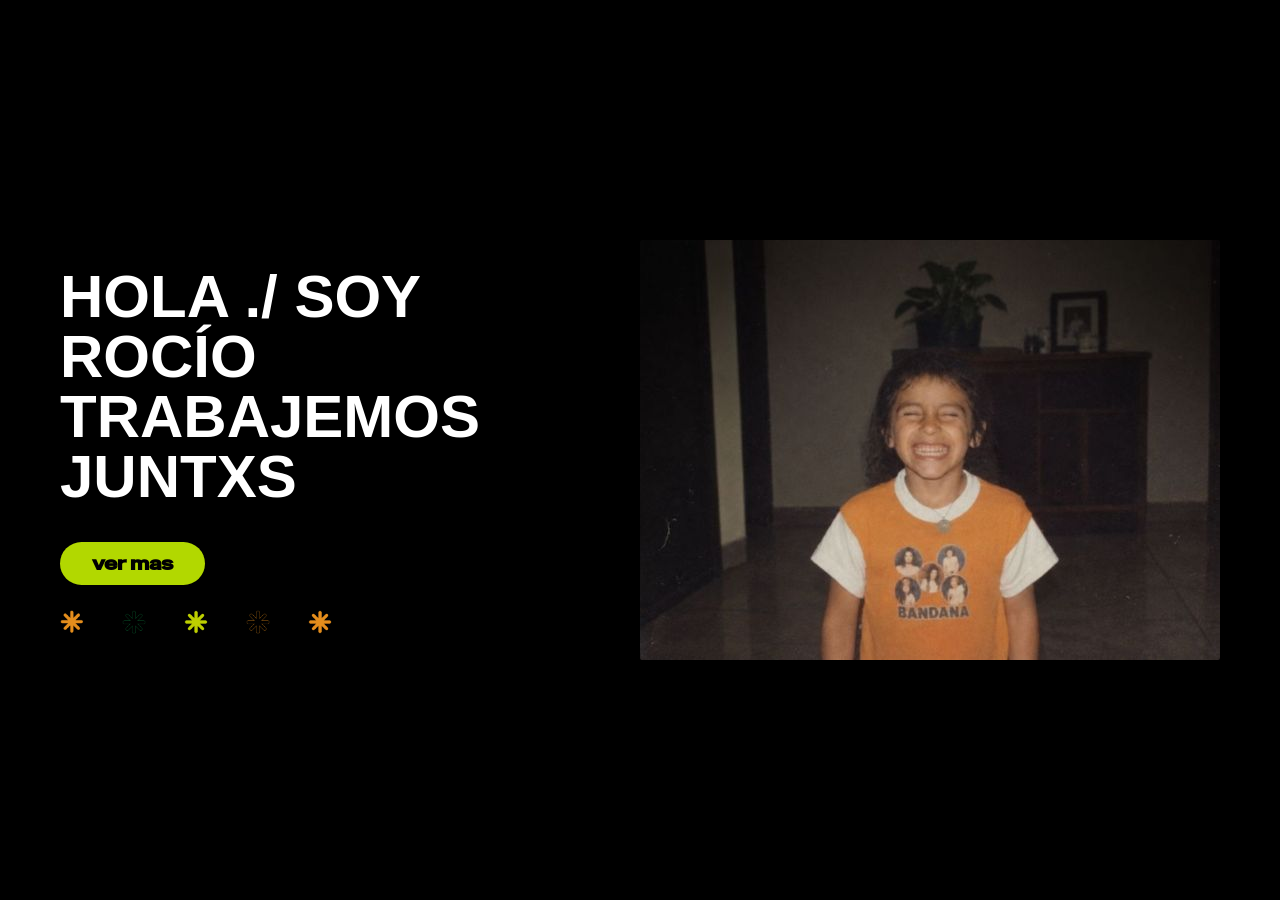
<file: index.html>
<!DOCTYPE html>
<html lang="es">

<head>
    <meta charset="UTF-8">
    <meta name="viewport" content="width=device-width, initial-scale=1.0">
    <link rel="preconnect" href="https://fonts.googleapis.com">
    <link rel="preconnect" href="https://fonts.gstatic.com" crossorigin>
    <link
        href="https://fonts.googleapis.com/css2?family=Archivo+Black&family=Caacupe+One&family=Faustina:ital,wght@0,300..800;1,300..800&family=Kapakana:wght@300..400&family=Passion+One:wght@400;700;900&family=Special+Gothic+Expanded+One&family=Tilt+Warp:XROT@-45..45&display=swap"
        rel="stylesheet">
    <link rel="stylesheet" href="index.css">
    <link rel="icon" type="image/x-icon" sizes="16x16" href="img/favicon.png">
    <title>Portada - Rocío</title>
</head>

<body>
    <main>
        <section class="portada">
            <div class="portada-contenedor">
                <div class="columna-texto">
                    <h1 class="texto-grande">
                        HOLA ./ SOY ROCÍO TRABAJEMOS JUNTXS
                    </h1>

                    <a href="sobremi.html" class="btn-ver-mas-portada">ver mas</a>

                    <div class="asteriscos-portada">
                        <img src="img/img-ast01.png" alt="asterisco" width="24" height="24">
                        <img src="img/img-ast02.png" alt="asterisco" width="24" height="24">
                        <img src="img/img-ast03.png" alt="asterisco" width="24" height="24">
                        <img src="img/img-ast04.png" alt="asterisco" width="24" height="24">
                        <img src="img/img-ast05.png" alt="asterisco" width="24" height="24">
                    </div>
                </div>  
                <div class="columna-imagen">
                    <img src="img/img-portada.jpg" alt="Portada Rocío" width="580" height="420" class="imagen-portada">
                </div>
            </div>
        </section>
    </main>
</body>

</html>
</file>
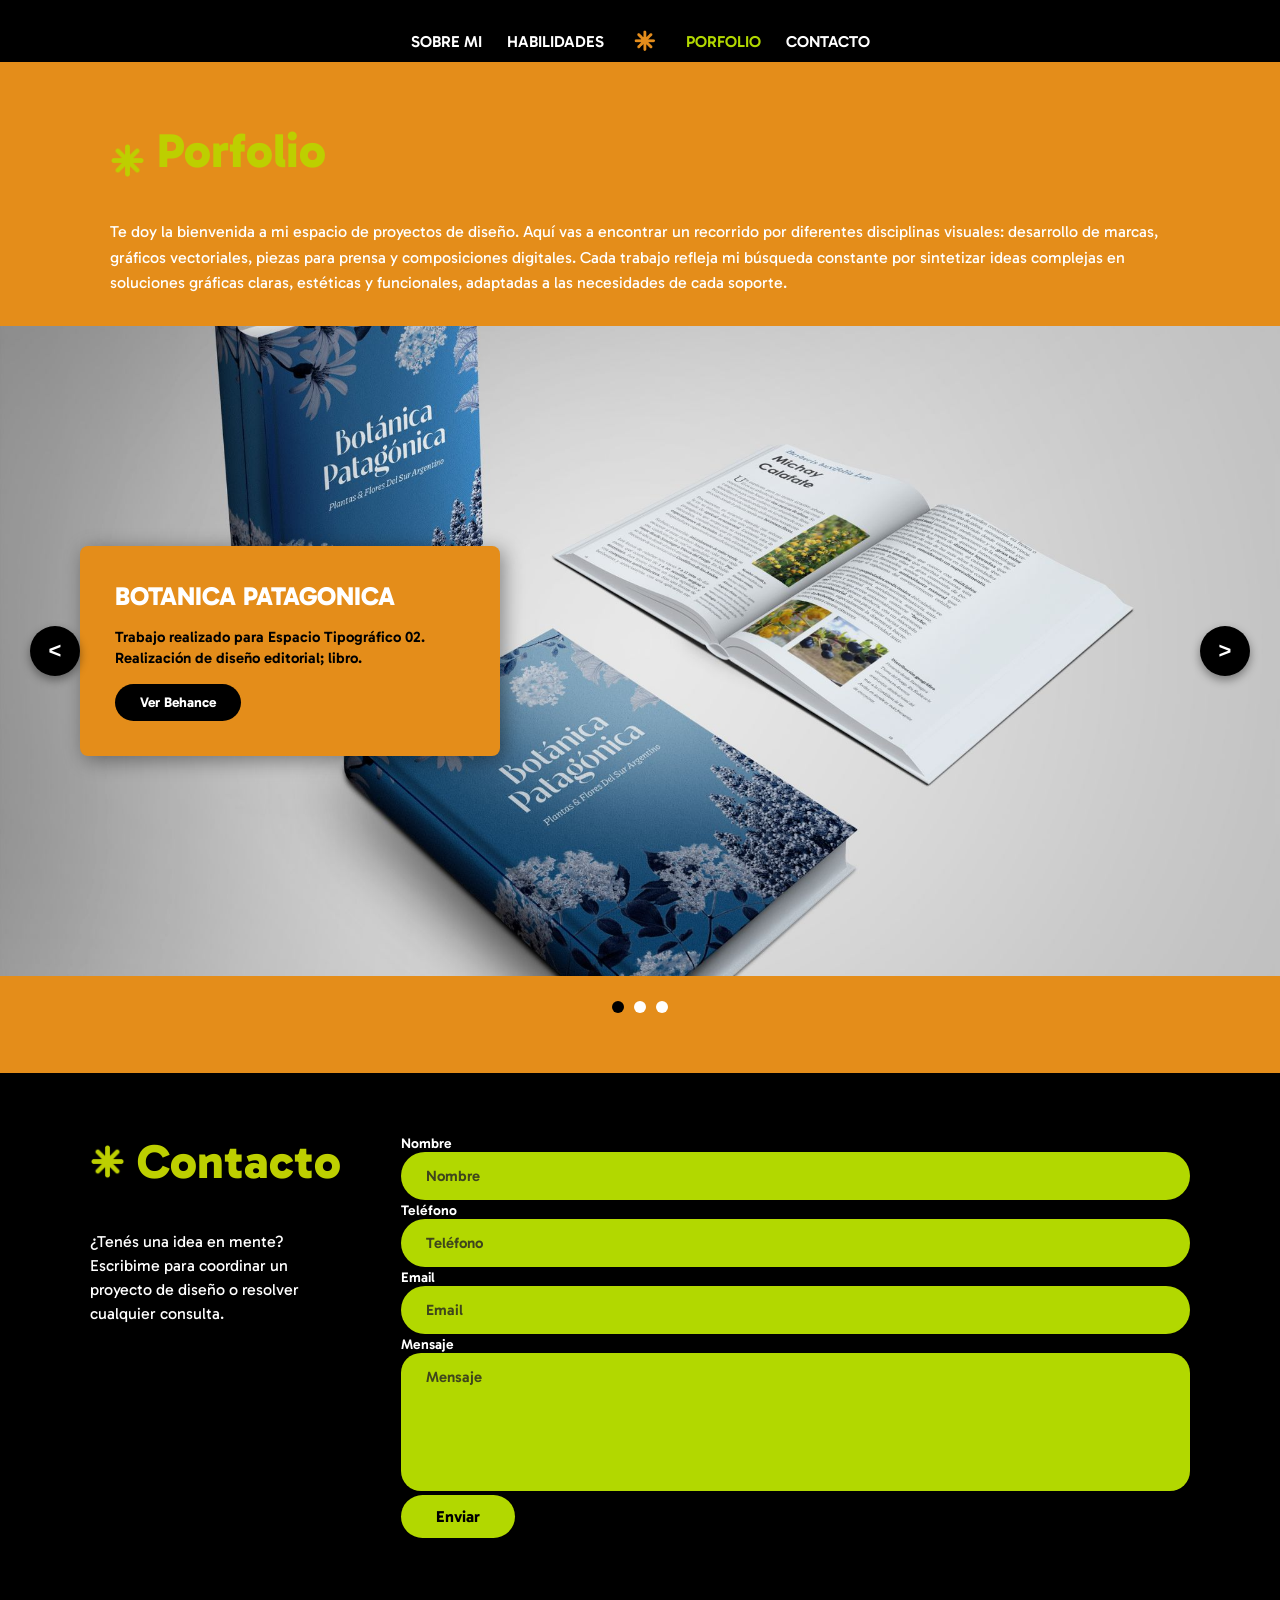
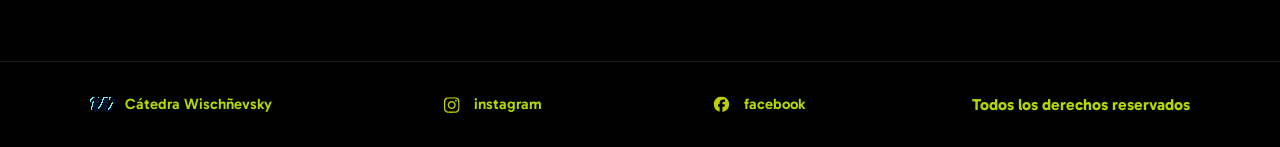
<file: porfolio.html>
<!DOCTYPE html>
<html lang="es">

<head>
    <meta charset="UTF-8">
    <meta name="viewport" content="width=device-width, initial-scale=1.0">
    <title>Porfolio y Contacto - Rocío</title>
    <link rel="preconnect" href="https://fonts.googleapis.com">
    <link rel="preconnect" href="https://fonts.gstatic.com" crossorigin>
    <link href="https://fonts.googleapis.com/css2?family=Gabarito:wght@400;600;700;800&display=swap" rel="stylesheet">
    <link rel="stylesheet" href="index.css">
    <link rel="icon" type="image/x-icon" sizes="16x16" href="img/favicon.png">
</head>

<body>
    <header>
        <nav>
            <a href="sobremi.html#sobre-mi">SOBRE MI</a>
            <a href="sobremi.html#habilidades">HABILIDADES</a>
            <a href="index.html" class="link-portada">
                <img src="img/img-ast01.png" alt="Portada" width="22" height="22" class="icono-nav">
            </a>
            <a href="#portafolio" class="activo">PORFOLIO</a>
            <a href="#contacto">CONTACTO</a>
        </nav>
    </header>

    <main>
        <section class="portafolio" id="portafolio">
            <div class="contenido-portafolio">
                <div class="caja-intro-portafolio">
                    <div class="titulo-con-icono">
                        <img src="img/img-ast03.png" alt="Icono" width="35" height="35" class="icono-titulo">
                        <h2>Porfolio</h2>
                    </div>
                    <p class="texto-intro">Te doy la bienvenida a mi espacio de proyectos de diseño. Aquí vas a encontrar un recorrido por diferentes disciplinas visuales: desarrollo de marcas, gráficos vectoriales, piezas para prensa y composiciones digitales. Cada trabajo refleja mi búsqueda constante por sintetizar ideas complejas en soluciones gráficas claras, estéticas y funcionales, adaptadas a las necesidades de cada soporte.</p>
                </div>

                <div class="contenedor-carrusel-portafolio">
                    <button class="btn-flecha izq" id="btn-izq">&lt;</button>

                    <article class="tarjeta-proyecto activa">
                        <img src="img/carrusel-proyecto/img02.jpg" alt="Botanica Patagonica" width="800" height="800" class="img-proyecto">
                        <div class="caja-info-proyecto">
                            <h3>BOTANICA PATAGONICA</h3>
                            <p>Trabajo realizado para Espacio Tipográfico 02. Realización de diseño editorial; libro.</p>
                            <a href="https://www.behance.net/gallery/235765505/Espacio-Tipografico-II-Botanica-Patagonica" target="_blank" rel="noopener" class="boton-ver-mas">Ver Behance</a>
                        </div>
                    </article>

                    <article class="tarjeta-proyecto">
                        <img src="img/carrusel-proyecto/img03.jpg" alt="Proyecto 2" width="800" height="800" class="img-proyecto">
                        <div class="caja-info-proyecto">
                            <h3>PUROMOVIMIENTO</h3>
                            <p>Trabajo realizado para Espacio Tipográfico 03. Realización de diseño editorial; folleto.</p>
                            <a href="https://www.behance.net/gallery/223255801/Espacio-Tipografico-III-Festival-PUROMOVIMIENTO" target="_blank" rel="noopener" class="boton-ver-mas">Ver Behance</a>
                        </div>
                    </article>

                    <article class="tarjeta-proyecto">
                        <img src="img/carrusel-proyecto/img04.jpg" alt="Proyecto 3" width="800" height="800" class="img-proyecto">
                        <div class="caja-info-proyecto">
                            <h3>CENTRO CULTURAL DE CAMERÚN</h3>
                            <p>Trabajo realizado para Taller De Diseño 03. Realización de branding; brandbook.</p>
                            <a href="https://www.behance.net/gallery/240557893/Centro-cultural-de-Cmaerun" target="_blank" rel="noopener" class="boton-ver-mas">Ver Behance</a>
                        </div>
                    </article>

                    <button class="btn-flecha der" id="btn-der">&gt;</button>
                </div>

                <div class="puntos-carrusel">
                    <span class="punto activo"></span>
                    <span class="punto"></span>
                    <span class="punto"></span>
                </div>
            </div>
        </section>

        <section class="seccion-contacto" id="contacto">
            <div class="contenido-contacto">
                <div class="columna-info">
                    <div class="titulo-con-icono">
                        <img src="img/img-ast03.png" alt="Asterisco" width="35" height="35" class="icono-titulo">
                        <h2>Contacto</h2>
                    </div>
                    <p class="texto-intro">¿Tenés una idea en mente? Escribime para coordinar un proyecto de diseño o resolver cualquier consulta.</p>

                    <div class="contenedor-video-meme">
                        <video src="videos/contacto.mp4" width="350" height="240" autoplay loop muted playsinline class="video-meme"></video>
                    </div>
                </div>

                <form class="formulario-contacto" action="#" method="POST">
                    <label for="nombre">Nombre</label>
                    <input type="text" id="nombre" name="nombre" placeholder="Nombre" class="input-form" required>

                    <label for="telefono">Teléfono</label>
                    <input type="tel" id="telefono" name="telefono" placeholder="Teléfono" class="input-form">

                    <label for="email">Email</label>
                    <input type="email" id="email" name="email" placeholder="Email" class="input-form" required>

                    <label for="mensaje">Mensaje</label>
                    <textarea id="mensaje" name="mensaje" placeholder="Mensaje" class="textarea-form" rows="6" required></textarea>

                    <button type="submit" class="btn-enviar">Enviar</button>
                </form>
            </div>
        </section>
    </main>

    <footer>
        <div class="contenedor-footer">
            <a href="https://www.instagram.com/wis.unla/reels/" target="_blank" rel="noopener">
                <img src="img/compusvg.svg" alt="Cátedra Wischñevsky" width="25" height="25"> Cátedra Wischñevsky
            </a>
            <a href="https://www.instagram.com/roro.tatt0/" target="_blank" rel="noopener">
                <img src="img/instagram.svg" alt="Instagram" width="25" height="25"> instagram
            </a>
            <a href="https://www.facebook.com/roo.soledad.583284" target="_blank" rel="noopener">
                <img src="img/facebook.svg" alt="Facebook" width="25" height="25"> facebook
            </a>
            <div class="derechos">
                <p>Todos los derechos reservados</p>
            </div>
        </div>
    </footer>

    <script>
        document.addEventListener("DOMContentLoaded", function () {
            const tarjetas = document.querySelectorAll(".tarjeta-proyecto");
            const puntos = document.querySelectorAll(".punto");
            const btnIzquierdo = document.getElementById("btn-izq");
            const btnDerecho = document.getElementById("btn-der");
            let indiceActual = 0;

            function actualizarCarrusel(nuevoIndice) {
                tarjetas[indiceActual].classList.remove("activa");
                puntos[indiceActual].classList.remove("activo");

                indiceActual = nuevoIndice;

                if (indiceActual < 0) {
                    indiceActual = tarjetas.length - 1;
                } else if (indiceActual >= tarjetas.length) {
                    indiceActual = 0;
                }

                tarjetas[indiceActual].classList.add("activa");
                puntos[indiceActual].classList.add("activo");
            }

            if (btnDerecho) {
                btnDerecho.addEventListener("click", () => {
                    actualizarCarrusel(indiceActual + 1);
                });
            }

            if (btnIzquierdo) {
                btnIzquierdo.addEventListener("click", () => {
                    actualizarCarrusel(indiceActual - 1);
                });
            }

            puntos.forEach((punto, index) => {
                punto.addEventListener("click", () => {
                    actualizarCarrusel(index);
                });
            });
        });
    </script>
</body>

</html>
</file>
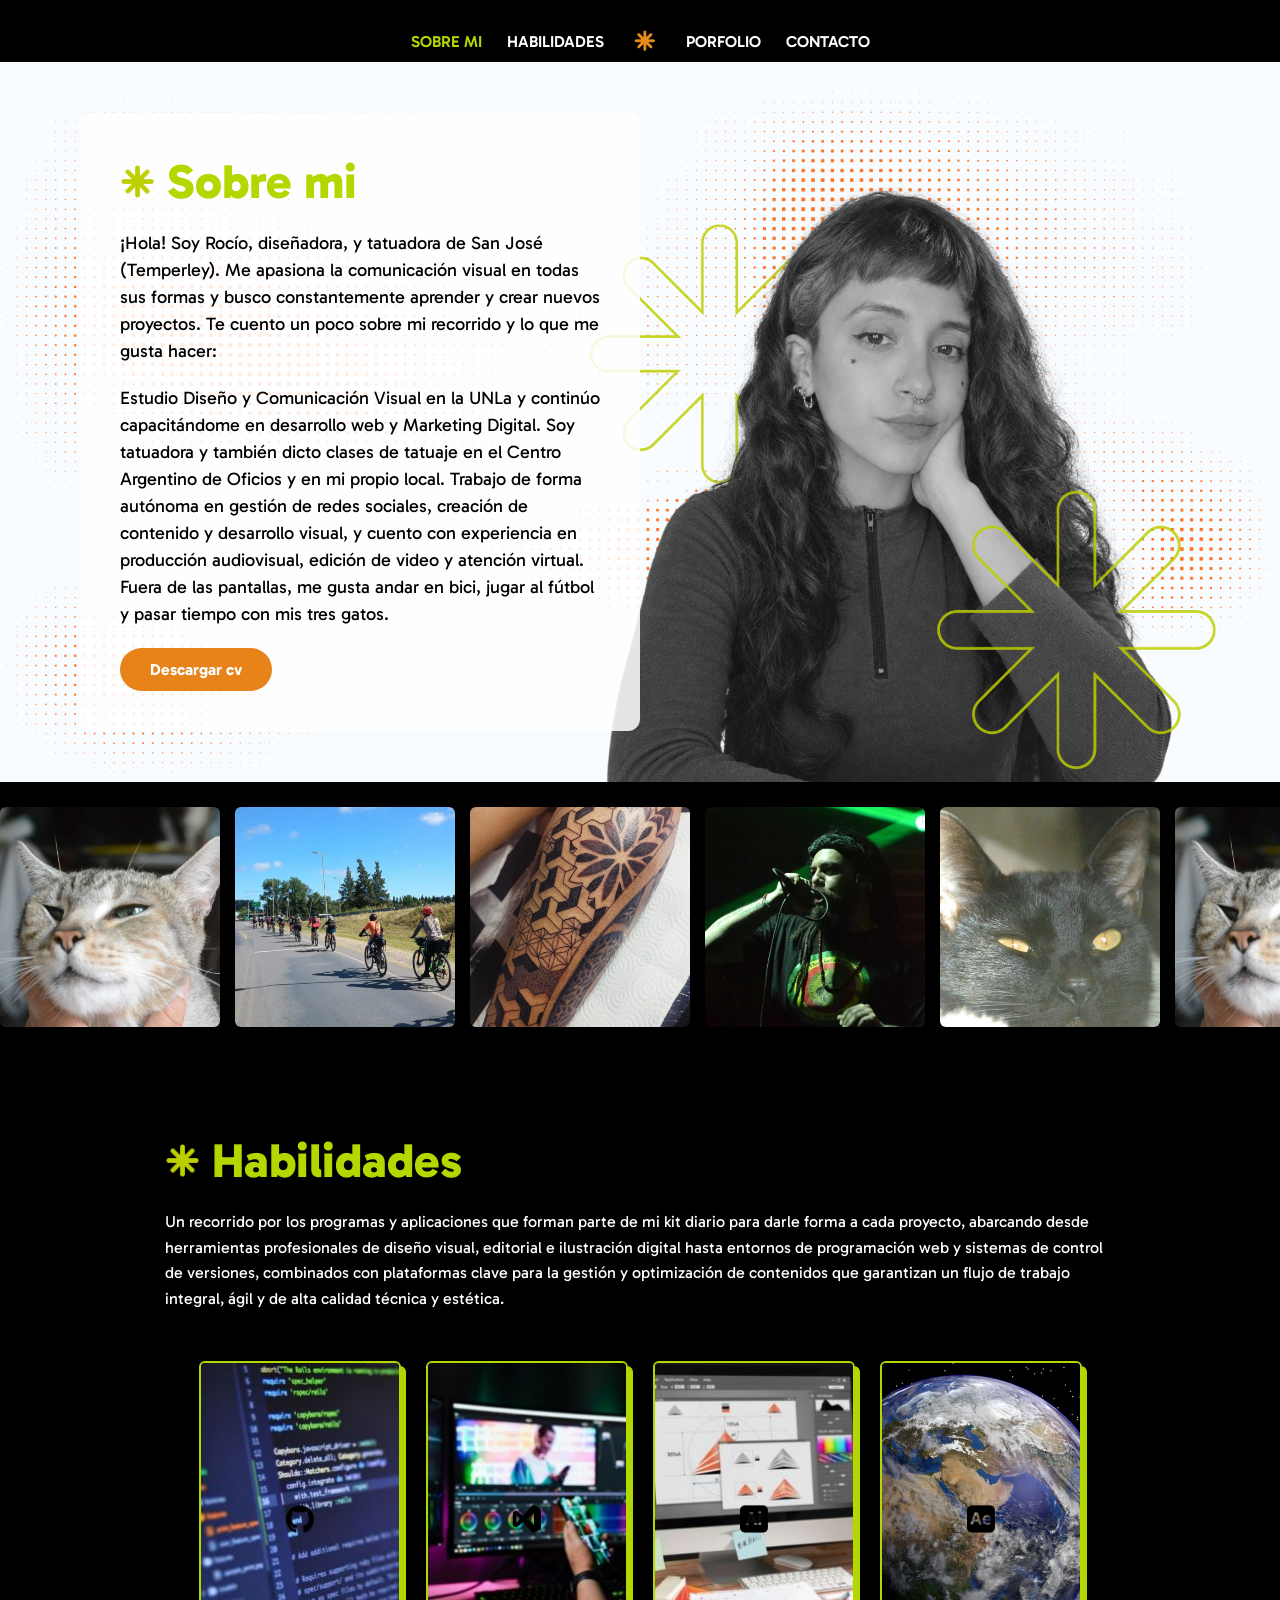
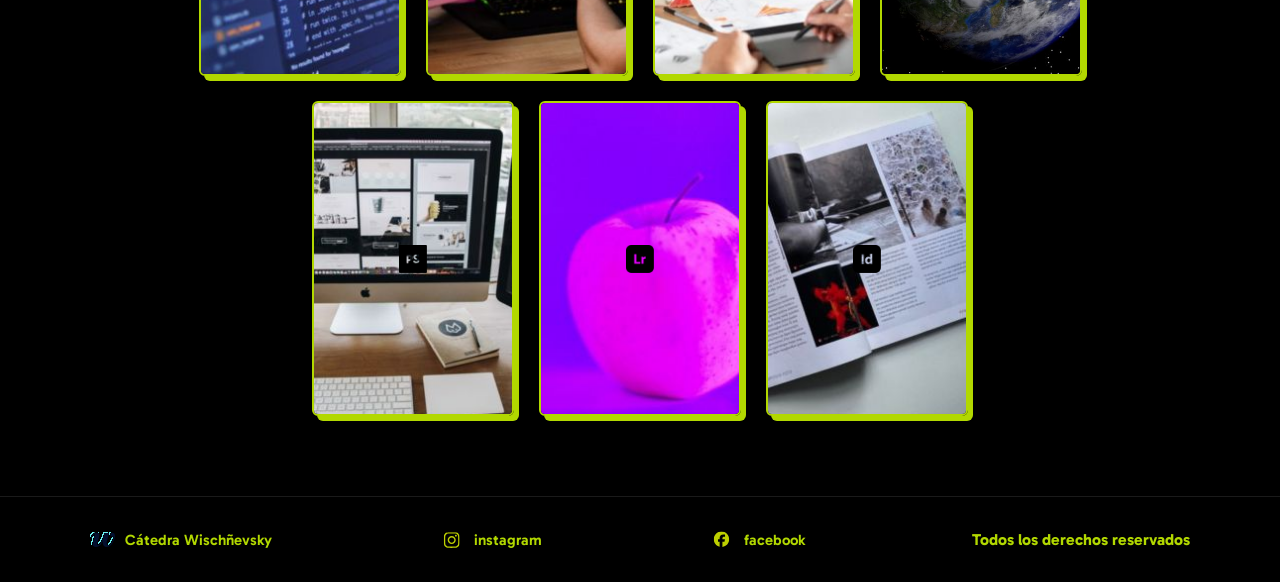
<file: sobremi.html>
<!DOCTYPE html>
<html lang="es">

<head>
    <meta charset="UTF-8">
    <meta name="viewport" content="width=device-width, initial-scale=1.0">
    <title>Sobre mi - Rocío</title>
    <link rel="preconnect" href="https://fonts.googleapis.com">
    <link rel="preconnect" href="https://fonts.gstatic.com" crossorigin>
    <link href="https://fonts.googleapis.com/css2?family=Gabarito:wght@400;600;700;800&display=swap" rel="stylesheet">
    <link rel="stylesheet" href="index.css">
    <link rel="icon" type="image/x-icon" sizes="16x16" href="img/favicon.png">
</head>

<body>
    <header>
        <nav>
            <a href="#sobre-mi" class="activo">SOBRE MI</a>
            <a href="#habilidades">HABILIDADES</a>
            <a href="index.html" class="link-portada">
                <img src="img/img-ast01.png" alt="Portada" width="22" height="22" class="icono-nav">
            </a>
            <a href="porfolio.html#portafolio">PORFOLIO</a>
            <a href="porfolio.html#contacto">CONTACTO</a>
        </nav>
    </header>

    <main>
        <article class="sobre-mi" id="sobre-mi">
            <div class="contenido-sobre-mi">
                <div class="titulo-con-icono">
                    <img src="img/img-ast03.png" alt="*" width="35" height="35" class="icono-titulo">
                    <h2>Sobre mi</h2>
                </div>

                <p>¡Hola! Soy Rocío, diseñadora, y tatuadora de San José (Temperley). Me apasiona la comunicación visual en todas sus formas y busco constantemente aprender y crear nuevos proyectos. Te cuento un poco sobre mi recorrido y lo que me gusta hacer:</p>

                <p>Estudio Diseño y Comunicación Visual en la UNLa y continúo capacitándome en desarrollo web y Marketing Digital. Soy tatuadora y también dicto clases de tatuaje en el Centro Argentino de Oficios y en mi propio local. Trabajo de forma autónoma en gestión de redes sociales, creación de contenido y desarrollo visual, y cuento con experiencia en producción audiovisual, edición de video y atención virtual. Fuera de las pantallas, me gusta andar en bici, jugar al fútbol y pasar tiempo con mis tres gatos.</p>

                <a href="archivos/albarracinrocio-cv.pdf" download class="boton-cv">Descargar cv</a>
            </div>
        </article>

        <section class="galeria">
            <div class="carrusel-track">
                <div class="carrusel-grupo">
                    <img src="img/img-gordo.jpg" alt="Gato" width="220" height="220">
                    <img src="img/img-bici.jpg" alt="Bicicleta" width="220" height="220">
                    <img src="img/img-tatu.jpg" alt="Tatuaje" width="220" height="220">
                    <img src="img/img-foto.jpg" alt="foto" width="220" height="220">
                    <img src="img/img-hema.jpg" alt="Hema" width="220" height="220">
                </div>
                <div class="carrusel-grupo">
                    <img src="img/img-gordo.jpg" alt="Gato" width="220" height="220">
                    <img src="img/img-bici.jpg" alt="Bicicleta" width="220" height="220">
                    <img src="img/img-tatu.jpg" alt="Tatuaje" width="220" height="220">
                    <img src="img/img-foto.jpg" alt="foto" width="220" height="220">
                    <img src="img/img-hema.jpg" alt="Hema" width="220" height="220">
                </div>
            </div>
        </section>

        <section class="habilidades" id="habilidades">
            <div class="contenido-habilidades">
                <div class="titulo-con-icono">
                    <img src="img/img-ast03.png" alt="*" width="35" height="35" class="icono-titulo">
                    <h2>Habilidades</h2>
                </div>

                <p>Un recorrido por los programas y aplicaciones que forman parte de mi kit diario para darle forma a cada proyecto, abarcando desde herramientas profesionales de diseño visual, editorial e ilustración digital hasta entornos de programación web y sistemas de control de versiones, combinados con plataformas clave para la gestión y optimización de contenidos que garantizan un flujo de trabajo integral, ágil y de alta calidad técnica y estética.</p>
            </div>
            <div class="grilla-habilidades">
                <div class="tarjeta-habilidad">
                    <img src="img/habilidadescar/img-git.jpg" alt="GitHub" width="200" height="315" class="img-fondo-tarjeta">
                    <div class="icono-software">
                        <img src="img/git.svg" alt="GitHub Logo" width="50" height="50">
                    </div>
                    <div class="caja-texto-habilidad">
                        <p>"Sumando nuevos conocimientos y constante evolución técnica para potenciar cada proyecto web."</p>
                    </div>
                </div>

                <div class="tarjeta-habilidad">
                    <img src="img/habilidadescar/img-visual.jpg" alt="VS Code" width="200" height="315" class="img-fondo-tarjeta">
                    <div class="icono-software">
                        <img src="img/visual.svg" alt="VS Code Logo" width="50" height="50">
                    </div>
                    <div class="caja-texto-habilidad">
                        <p>"Sumando práctica frecuente en Visual Studio Code para potenciar el desarrollo y la maquetación web."</p>
                    </div>
                </div>

                <div class="tarjeta-habilidad">
                    <img src="img/habilidadescar/img-ilus.jpg" alt="Illustrator" width="200" height="315" class="img-fondo-tarjeta">
                    <div class="icono-software">
                        <img src="img/ilus.svg" alt="Illustrator Logo" width="50" height="50">
                    </div>
                    <div class="caja-texto-habilidad">
                        <p>"Dominio de Adobe Illustrator para el desarrollo de vectores, identidades visuales y piezas gráficas."</p>
                    </div>
                </div>

                <div class="tarjeta-habilidad">
                    <img src="img/habilidadescar/img-afftter.jpg" alt="After Effects" width="200" height="315" class="img-fondo-tarjeta">
                    <div class="icono-software">
                        <img src="img/ae.svg" alt="After Effects Logo" width="50" height="50">
                    </div>
                    <div class="caja-texto-habilidad">
                        <p>"Explorando Adobe After Effects para sumar animación básica a mis proyectos."</p>
                    </div>
                </div>

                <div class="tarjeta-habilidad">
                    <img src="img/habilidadescar/img-ps.jpg" alt="Photoshop" width="200" height="315" class="img-fondo-tarjeta">
                    <div class="icono-software">
                        <img src="img/ps.svg" alt="Photoshop Logo" width="50" height="50">
                    </div>
                    <div class="caja-texto-habilidad">
                        <p>"Dominio de Adobe Photoshop para retoque digital, composición y tratamiento de imagen."</p>
                    </div>
                </div>

                <div class="tarjeta-habilidad">
                    <img src="img/habilidadescar/img-lr.jpg" alt="Lightroom" width="200" height="315" class="img-fondo-tarjeta">
                    <div class="icono-software">
                        <img src="img/lr.svg" alt="Lightroom Logo" width="50" height="50">
                    </div>
                    <div class="caja-texto-habilidad">
                        <p>"Uso de Adobe Lightroom para el ajuste de tonos, contraste y retoque cromático de imágenes."</p>
                    </div>
                </div>

                <div class="tarjeta-habilidad">
                    <img src="img/habilidadescar/img-id.jpg" alt="InDesign" width="200" height="315" class="img-fondo-tarjeta">
                    <div class="icono-software">
                        <img src="img/indesin.svg" alt="InDesign Logo" width="50" height="50">
                    </div>
                    <div class="caja-texto-habilidad">
                        <p>"Dominio de Adobe InDesign para maquetación editorial, diseño de publicaciones y preprensa."</p>
                    </div>
                </div>
            </div>
        </section>
    </main>

   <footer>
        <div class="contenedor-footer">
            <a href="https://www.instagram.com/wis.unla/reels/" target="_blank" rel="noopener">
                <img src="img/compusvg.svg" alt="Cátedra Wischñevsky" width="25" height="25"> Cátedra Wischñevsky
            </a>
            <a href="https://www.instagram.com/roro.tatt0/" target="_blank" rel="noopener">
                <img src="img/instagram.svg" alt="Instagram" width="25" height="25"> instagram
            </a>
            <a href="https://www.facebook.com/roo.soledad.583284" target="_blank" rel="noopener">
                <img src="img/facebook.svg" alt="Facebook" width="25" height="25"> facebook
            </a>
            <div class="derechos">
                <p>Todos los derechos reservados</p>
            </div>
        </div>
    </footer>
</body>

</html>
</file>
<file: index.css>
*{
    margin: 0;
    padding: 0;
    box-sizing: border-box;
}

body {
    font-family: 'Gabarito', sans-serif;
    color: #000000;
}


/* ===== HEADER Y NAVEGACIÓN ===== */
header {
    width: 100%;
    background-size: cover;
    background-position: center top;
    padding-top: 20px;
    display: flex;
    justify-content: center;
    background-color: #000000;
}

nav {
    background-color: #000000;
    padding: 10px 30px;
    display: flex;
    align-items: center;
    gap: 25px;
    min-width: 450px;
    justify-content: center;
}

nav a {
    font-family: 'Gabarito', sans-serif;
    text-decoration: none;
    color: #ffffff;
    font-weight: 600;
}

nav a.link-portada {
    display: inline-flex;
    align-items: center;
    justify-content: center;
    vertical-align: middle;
    padding: 0 5px;
}

.icono-nav {
    width: 22px;
    height: 22px;
    object-fit: contain;
    display: block;
}

nav a:hover,
nav a.activo {
    color: #B2D800;
}


/* ===== PORTADA ===== */
.portada {
    width: 100%;
    min-height: 100vh;
    background-color: #000000;
    display: flex;
    align-items: center;
    justify-content: center;
    padding: 40px 60px;
}

.portada-contenedor {
    display: flex;
    align-items: center;
    justify-content: space-between;
    width: 100%;
    max-width: 1200px;
    gap: 40px;
}

.columna-texto {
    display: flex;
    flex-direction: column;
    align-items: flex-start;
}

.texto-grande {
    color: #ffffff;
    font-size: 60px;
    max-width: 450px;
    display: flex;
    flex-direction: column;
    line-height: 1;
}

.btn-ver-mas-portada {
    background-color: #B2D800;
    color: #000000;
    font-family: 'Special Gothic Expanded One', 'Passion One', sans-serif;
    font-weight: 800;
    font-size: 18px;
    text-decoration: none;
    padding: 10px 32px;
    border-radius: 50px;
    box-shadow: 0px 4px 10px rgba(0, 0, 0, 0.2);
    white-space: nowrap;
    margin-top: 35px;
    margin-bottom: 25px;
    display: inline-block;
    transition: transform 0.2s ease, opacity 0.2s ease;
}

.btn-ver-mas-portada:hover {
    opacity: 0.9;
    transform: scale(1.03);
}

.asteriscos-portada {
    display: flex;
    align-items: center;
    gap: 38px;
}

.asteriscos-portada img {
    object-fit: contain;
    display: block;
    animation: girarAsterisco 6s linear infinite;
}

@keyframes girarAsterisco {
    from {
        transform: rotate(0deg);
    }
    to {
        transform: rotate(360deg);
    }
}

.columna-imagen {
    flex: 1;
    display: flex;
    justify-content: flex-end;
    min-width: 0;
}

.imagen-portada {
    width: 100%;
    max-width: 580px;
    height: 420px;
    object-fit: cover;
    display: block;
    border-radius: 2px;
}


/* ===== SECCIÓN SOBRE MÍ ===== */
.sobre-mi {
    width: 100%;
    min-height: 80vh;
    background-image: url('img/img-sobremi.png');
    background-size: cover;
    background-position: center;
    background-repeat: no-repeat;
    padding: 40px 80px;
    display: flex;
    align-items: center;
}

.contenido-sobre-mi {
    width: 50%;
    max-width: 600px;
    background-color: rgba(255, 255, 255, 0.85);
    padding: 40px;
    border-radius: 12px;
}

.titulo-con-icono {
    display: flex;
    align-items: center;
    gap: 12px;
    margin-bottom: 20px;
}

.titulo-con-icono h2 {
    font-size: 48px;
    font-weight: 800;
    color: #B2D800;
}

@keyframes girar {
    from { transform: rotate(0deg); }
    to { transform: rotate(360deg); }
}

.icono-titulo {
    width: 35px;
    height: auto;
    animation: girar 8s linear infinite;
}

.sobre-mi p {
    font-size: 18px;
    line-height: 1.5;
    margin-bottom: 20px;
}

.boton-cv {
    display: inline-block;
    background-color: #E8831A;
    color: #ffffff;
    font-weight: 700;
    font-size: 16px;
    text-decoration: none;
    padding: 12px 30px;
    border-radius: 50px;
}

.boton-cv:hover {
    opacity: 0.9;
}


/* ===== GALERÍA ===== */
.galeria {
    width: 100%;
    background-color: #000000;
    padding: 25px 0;
    overflow: hidden;
    position: relative;
}

.carrusel-track {
    display: flex;
    width: max-content;
}

.carrusel-grupo {
    display: flex;
    gap: 15px;
    padding-right: 15px;
    animation: desplazarHorizontal 25s linear infinite;
}

.carrusel-grupo img {
    width: 220px;
    height: 220px;
    object-fit: cover;
    border-radius: 6px;
    flex-shrink: 0;
}

@keyframes desplazarHorizontal {
    from {
        transform: translateX(0);
    }
    to {
        transform: translateX(-100%);
    }
}


/* ===== HABILIDADES ===== */
.habilidades {
    width: 100%;
    background-color: #000000;
    padding: 80px 40px;
    box-sizing: border-box;
}

.contenido-habilidades {
    max-width: 950px;
    margin: 0 auto 50px auto;
    text-align: left;
}

.habilidades h2 {
    color: #B2D800;
    font-size: 48px;
    font-weight: 800;
    margin: 0;
}

.habilidades p {
    font-size: 16px;
    line-height: 1.6;
    color: #ffffff;
    margin-top: 20px;
    margin-bottom: 0;
}

.grilla-habilidades {
    display: flex;
    flex-wrap: wrap;
    gap: 25px;
    justify-content: center;
    max-width: 950px;
    margin: 0 auto;
    padding: 0 20px;
}

.tarjeta-habilidad {
    position: relative;
    width: 202px;
    height: 315px;
    border: 2px solid #B2D800;
    box-shadow: 5px 5px 0px #B2D800;
    border-radius: 6px;
    overflow: hidden;
    box-sizing: border-box;
    background-color: transparent;
    flex-shrink: 0;
}

.img-fondo-tarjeta {
    width: 100%;
    height: 100%;
    object-fit: cover;
    display: block;
    transition: filter 0.3s ease;
}

.tarjeta-habilidad:hover .img-fondo-tarjeta {
    filter: brightness(0.35);
}

.icono-software {
    position: absolute;
    top: 50%;
    left: 50%;
    transform: translate(-50%, -50%);
    width: 50px;
    height: 50px;
    display: flex;
    justify-content: center;
    align-items: center;
    z-index: 2;
    transition: all 0.3s ease;
}

.icono-software img {
    width: 100%;
    height: 100%;
    object-fit: contain;
}

.tarjeta-habilidad:hover .icono-software {
    transform: translate(-50%, -130%);
}

.caja-texto-habilidad {
    position: absolute;
    bottom: 20px;
    left: 0;
    width: 100%;
    padding: 0 15px;
    box-sizing: border-box;
    text-align: center;
    z-index: 3;
    opacity: 0;
    visibility: hidden;
    transform: translateY(10px);
    transition: all 0.3s ease;
}

.caja-texto-habilidad p {
    font-size: 11.5px;
    line-height: 1.35;
    font-weight: 600;
    color: #ffffff;
    margin: 0;
    text-shadow: 1px 1px 3px rgba(0, 0, 0, 0.9);
}

.tarjeta-habilidad:hover .caja-texto-habilidad {
    opacity: 1;
    visibility: visible;
    transform: translateY(0);
}


/* ===== PORTAFOLIO ===== */
.portafolio {
    width: 100%;
    background-color: #E48D1A;
    padding: 60px 0;
    box-sizing: border-box;
    display: flex;
    flex-direction: column;
    justify-content: center;
}

.contenido-portafolio {
    width: 100%;    
    margin: 0 auto;
}

.caja-intro-portafolio {
    width: 100%;
    max-width: 1100px;
    margin: 0 auto 30px auto;
    padding: 0 20px;
    box-sizing: border-box;
}

.caja-intro-portafolio h2 {
    color: #BDCF00;
    font-size: 48px;
    font-weight: 800;
    margin-bottom: 20px;
}

.texto-intro {
    background-color: transparent;
    padding: 0;
    border-radius: 0;
    color: #ffffff;
    width: 100%;
    line-height: 1.6;
    box-sizing: border-box;
}

.contenedor-carrusel-portafolio {
    display: flex;
    align-items: center;
    justify-content: space-between;
    width: 100vw;
    position: relative;
    margin-left: calc(-50vw + 50%);
}

.tarjeta-proyecto {
    display: none;
    width: 100%;
    background-color: transparent;
    border-radius: 0;
    overflow: hidden;
    box-sizing: border-box;
    position: relative;
}

.tarjeta-proyecto.activa {  
    display: flex;  
    width: 100%;
}
    
.img-proyecto {
    width: 100vw;
    height: 650px;
    object-fit: cover;
    display: block;
    border-radius: 0;
}

.caja-info-proyecto {
    position: absolute;
    left: 80px;
    top: 50%;
    transform: translateY(-50%);
    width: 100%;
    max-width: 420px;
    background-color: #E48D1A;
    padding: 35px;
    border-radius: 8px;
    box-sizing: border-box;
    display: flex;
    flex-direction: column;
    gap: 15px;
    box-shadow: 4px 4px 20px rgba(0, 0, 0, 0.4);
    z-index: 10;
}

.caja-info-proyecto h3 {
    font-size: 26px;
    font-weight: 800;
    color: #ffffff;
    margin: 0;
}

.caja-info-proyecto p {
    font-size: 15px;
    line-height: 1.4;
    color: #000000;
    margin: 0;
    font-weight: 600;
}

.boton-ver-mas {
    align-self: flex-start;
    background-color: #000000;
    color: #ffffff;
    font-weight: 700;
    font-size: 14px;
    text-decoration: none;
    padding: 10px 25px;
    border-radius: 50px;
    display: inline-block;
    transition: opacity 0.2s ease;
}

.boton-ver-mas:hover {
    opacity: 0.9;
}

.btn-flecha {
    position: absolute;
    background-color: #000000;
    border: none;
    color: #ffffff;
    font-size: 22px;
    font-weight: bold;
    width: 50px;
    height: 50px;
    border-radius: 50%;
    cursor: pointer;
    display: flex;
    align-items: center;
    justify-content: center;
    text-decoration: none;
    z-index: 20;
    box-shadow: 0px 4px 10px rgba(0, 0, 0, 0.4);
    transition: transform 0.2s ease;
}

.btn-flecha.izq {
    left: 30px;
}

.btn-flecha.der {
    right: 30px;
}

.btn-flecha:hover {
    transform: scale(1.05);
    opacity: 0.9;
}

.puntos-carrusel {
    display: flex;
    justify-content: center;
    gap: 10px;
    margin-top: 25px;
}

.punto {
    width: 12px;
    height: 12px;
    background-color: #ffffff;
    border-radius: 50%;
    display: inline-block;
    cursor: pointer;
}

.punto.activo,
.punto:hover {
    background-color: #000000;
}


/* ===== SECCIÓN DE CONTACTO ===== */
.seccion-contacto {
    width: 100%;
    background-color: #000000;
    background-image: none;
    padding: 60px 20px; 
    box-sizing: border-box;
    display: flex;
    align-items: center;
    justify-content: center;
}

.contenido-contacto {
    width: 100%;
    max-width: 1100px;
    margin: 0 auto;
    display: flex;
    justify-content: space-between;
    align-items: flex-start;
    gap: 60px;
}

.columna-info {
    flex: 1;
    display: flex;
    flex-direction: column;
    gap: 20px;
}

.columna-info h2 {
    color: #BDCF00;
    font-size: 48px;
    font-weight: 800;
}

.columna-info p {
    font-size: 16px;
    line-height: 1.5;
    color: #ffffff;
    max-width: 450px;
}

.contenedor-video-meme {
    width: 100%;
    max-width: 350px;
    height: 240px;
    border-radius: 12px;
    overflow: hidden;
    margin-top: 15px;
}

.video-meme {
    width: 100%;
    height: 100%;
    display: block;
    object-fit: cover;
}

.formulario-contacto label {
    color: #ffffff;
    font-size: 14px;
    font-weight: 600;
    margin-bottom: -5px;
}

.input-form, 
.textarea-form {
    width: 100%;
    background-color: #B2D800;
    border: none;
    border-radius: 30px;
    padding: 15px 25px;
    font-size: 15px;
    font-family: 'Gabarito', sans-serif;
    color: #000000;
    box-sizing: border-box;
    font-weight: 600;
}

.input-form::placeholder, 
.textarea-form::placeholder {
    color: #222222;
    opacity: 0.8;
}

.textarea-form {
    border-radius: 20px;
    resize: none;
}

.btn-enviar {
    align-self: flex-start;
    background-color: #B2D800;
    border: none;
    border-radius: 30px;
    padding: 12px 35px;
    font-size: 16px;
    font-weight: 700;
    font-family: 'Gabarito', sans-serif;
    color: #000000;
    cursor: pointer;
    box-shadow: 0px 4px 10px rgba(0, 0, 0, 0.1);
    transition: opacity 0.2s ease;
}

.btn-enviar:hover {
    opacity: 0.9;
}


/* ===== FOOTER ===== */
footer {
    width: 100%;
    background-color: #000000;
    padding: 30px 20px;
    box-sizing: border-box;
    border-top: 1px solid rgba(255, 255, 255, 0.1);
}

.contenedor-footer {
    width: 100%;
    max-width: 1100px;
    margin: 0 auto;
    display: flex;
    justify-content: space-between;
    align-items: center;
    flex-wrap: wrap;
    gap: 20px;
}

footer a {
    display: flex;
    align-items: center;
    gap: 10px;
    color: #B2D800;
    text-decoration: none;
    font-family: 'Gabarito', sans-serif;
    font-size: 15px;
    font-weight: 600;
}

footer img {
    width: 25px;
    height: 25px;
    object-fit: contain;
    display: block;
}

.derechos p {
    color: #B2D800;
    font-family: 'Gabarito', sans-serif;
    font-size: 16px;
    font-weight: 700;
}

/* ===== DISEÑO RESPONSIVE / VERSIÓN CELULAR ===== */
@media (max-width: 500px) {
    nav {
        min-width: 100%;
        gap: 10px;
        padding: 10px 15px;
    }

    .portada {
        padding: 20px;
    }

    .sobre-mi {
        padding: 30px 20px;
    }

    .contenido-sobre-mi {
        width: 100%;
        max-width: 100%;
        padding: 20px;
    }

    .habilidades {
        padding: 40px 20px;
    }

    .habilidades h2,
    .titulo-con-icono h2,
    .caja-intro-portafolio h2 {
        font-size: 32px;
    }

    .seccion-contacto {
        padding: 40px 20px;
    }

    .contenido-contacto {
        flex-direction: column;
        gap: 30px;
    }
}
</file>
